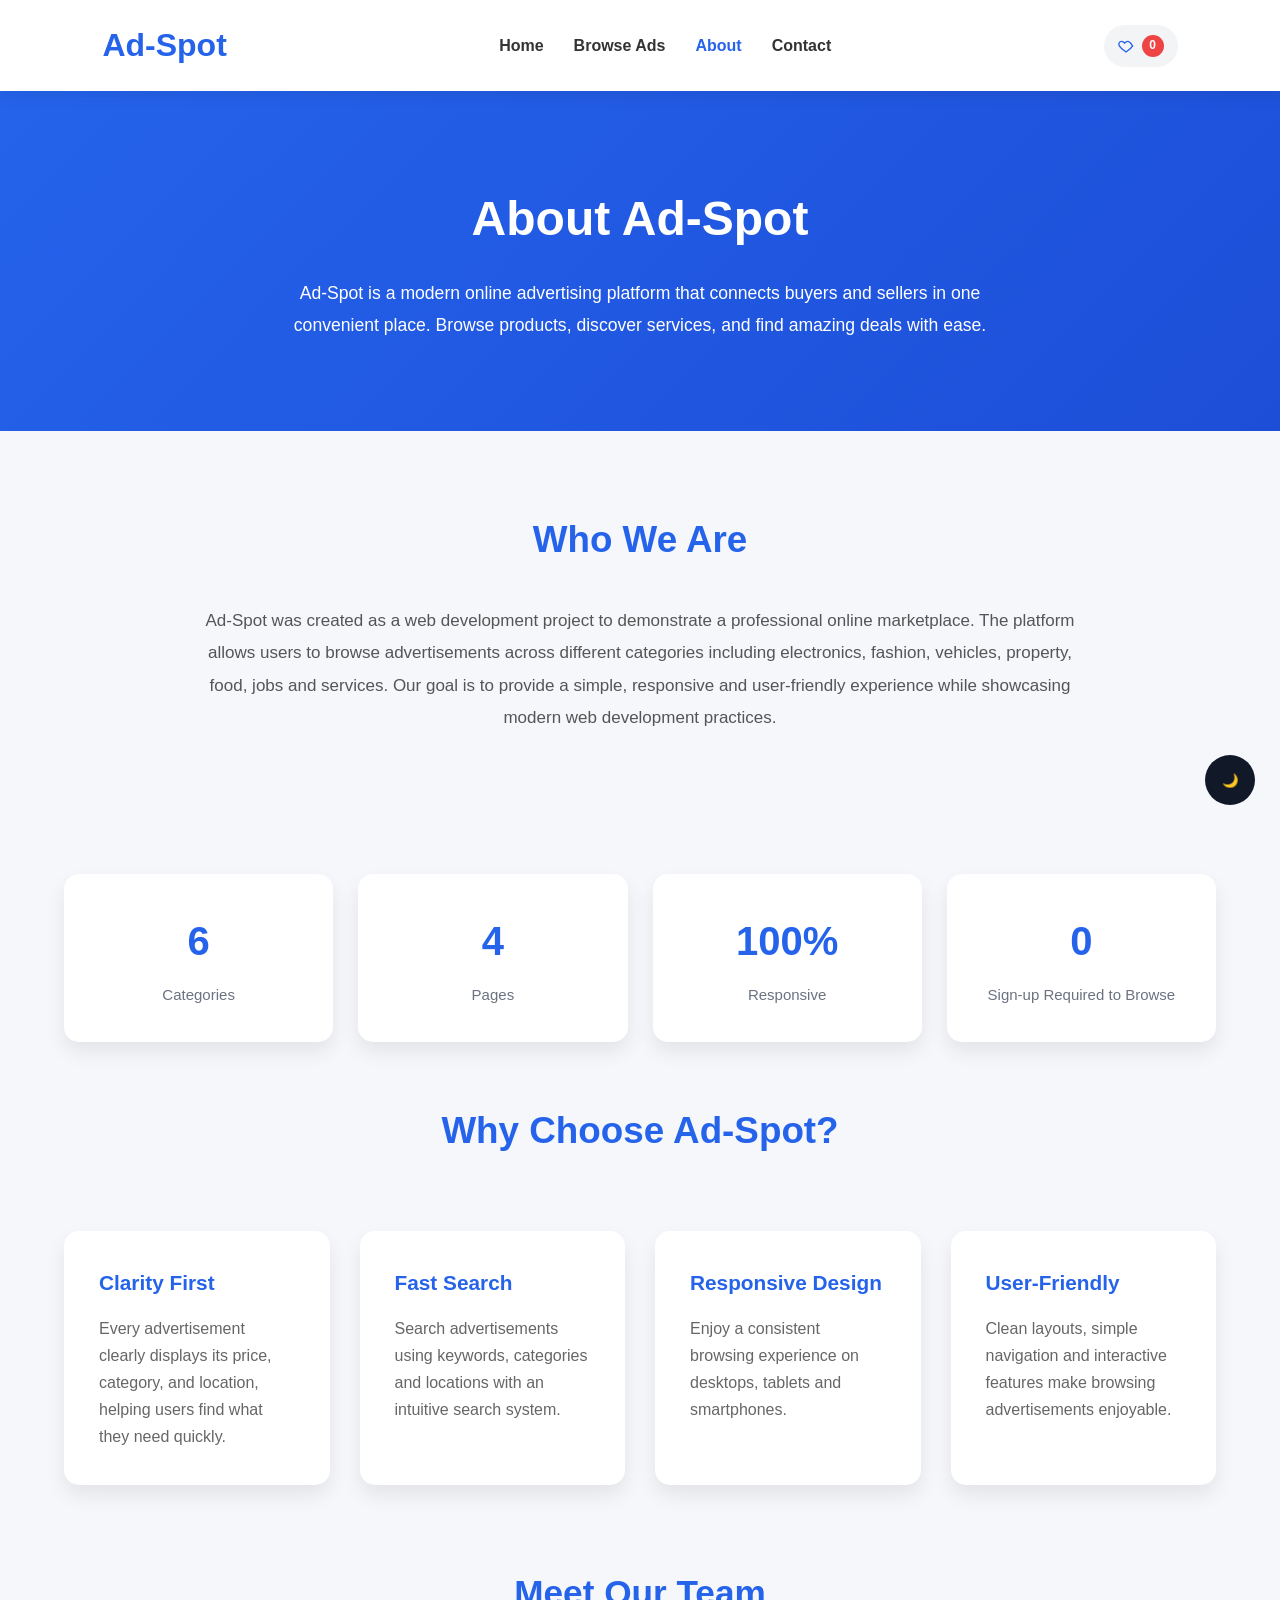
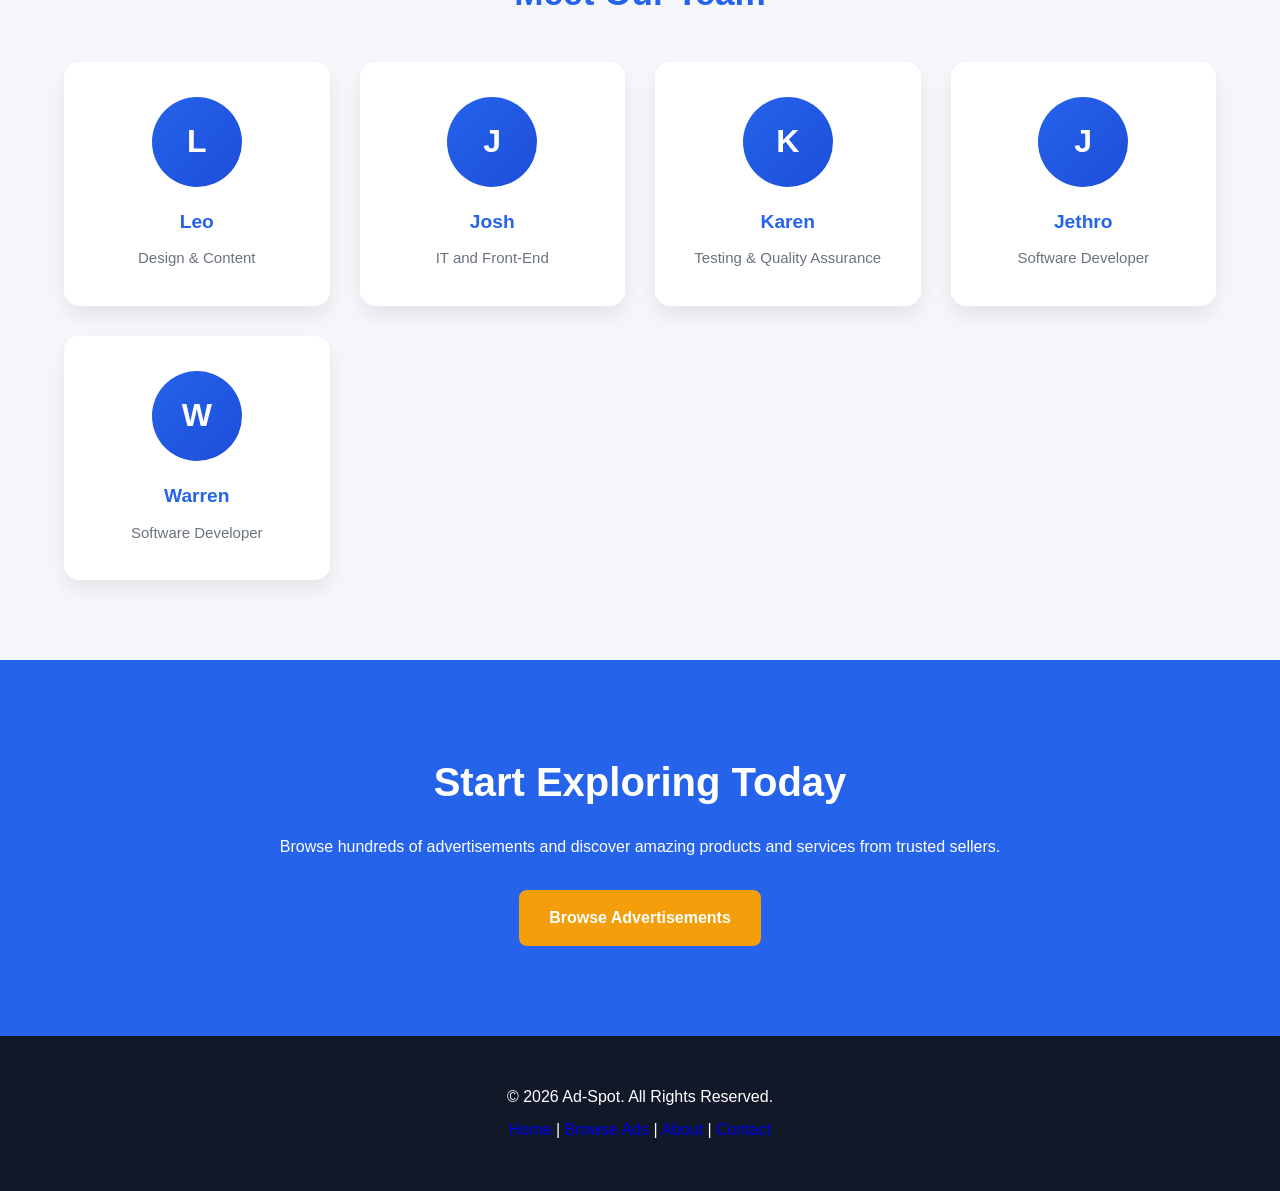
<file: about.html>
<!DOCTYPE html>
<html lang="en">
<head>
    <meta charset="UTF-8">
    <meta name="viewport" content="width=device-width, initial-scale=1.0">
    <meta name="description" content="Learn more about Ad-Spot">
    <title>Ad-Spot | About</title>

    <link rel="stylesheet" href="style.css">
</head>

<body>

    <header>

        <div class="logo">
            <h1>Ad-Spot</h1>
        </div>

        <nav>
            <ul>
                <li><a href="index.html">Home</a></li>
                <li><a href="advertisement.html">Browse Ads</a></li>
                <li><a href="about.html" class="active">About</a></li>
                <li><a href="contact.html">Contact</a></li>
            </ul>
        </nav>

        <div class="header-actions">

            <a class="nav-fav" href="advertisement.html#favorites" title="Your Favorites">

                <svg viewBox="0 0 24 24"
                     width="16"
                     height="16"
                     fill="none"
                     stroke="currentColor"
                     stroke-width="2">

                    <path d="M12 21s-7.5-4.6-10-9.1C.4 8.5 2 5 5.4 5c2 0 3.3 1 4.6 2.7C11.3 6 12.6 5 14.6 5 18 5 19.6 8.5 22 11.9 19.5 16.4 12 21 12 21z"/>
                </svg>

                <span id="nav-fav-count">0</span>

            </a>

            <button class="nav-toggle" aria-label="Toggle Menu">
                ☰
            </button>

        </div>

    </header>

    <section class="page-banner">
        <h2>About Ad-Spot</h2>
        <p>
            Ad-Spot is a modern online advertising platform that connects buyers
            and sellers in one convenient place. Browse products, discover
            services, and find amazing deals with ease.
        </p>

    </section>

    <section class="about-section">
        <div class="container">
            <h2 class="section-title">
                Who We Are
            </h2>
            <p>
                Ad-Spot was created as a web development project to demonstrate
                a professional online marketplace. The platform allows users to
                browse advertisements across different categories including
                electronics, fashion, vehicles, property, food, jobs and
                services.

                Our goal is to provide a simple, responsive and user-friendly
                experience while showcasing modern web development practices.
            </p>
        </div>
    </section>

    <section class="stat-row">
        <div class="stat">
            <div class="num">6</div>
            <div class="label">Categories</div>
        </div>

        <div class="stat">
            <div class="num">4</div>
            <div class="label">Pages</div>
        </div>
        <div class="stat">
            <div class="num">100%</div>
            <div class="label">Responsive</div>
        </div>
        <div class="stat">
            <div class="num">0</div>
            <div class="label">Sign-up Required to Browse</div>
        </div>
    </section>

    <section>
        <h2 class="section-title">
            Why Choose Ad-Spot?
        </h2>
        <div class="value-grid">
            <div class="value-card">
                <h3>Clarity First</h3>
                <p>
                    Every advertisement clearly displays its price, category,
                    and location, helping users find what they need quickly.
                </p>
            </div>

            <div class="value-card">
                <h3>Fast Search</h3>
                <p>
                    Search advertisements using keywords, categories and
                    locations with an intuitive search system.
                </p>
            </div>
            <div class="value-card">
                <h3>Responsive Design</h3>
                <p>
                    Enjoy a consistent browsing experience on desktops,
                    tablets and smartphones.
                </p>
            </div>
            <div class="value-card">
                <h3>User-Friendly</h3>
                <p>
                    Clean layouts, simple navigation and interactive
                    features make browsing advertisements enjoyable.
                </p>
            </div>
        </div>
    </section>

    <section class="team-section">
        <h2>Meet Our Team</h2>
        <div class="team-grid">
            <div class="team-card">
                <div class="team-avatar">L</div>
                <h4>Leo</h4>
                <span>Design & Content</span>
            </div>

            <div class="team-card">
                <div class="team-avatar">J</div>
                <h4>Josh</h4>
                <span>IT and Front-End</span>
            </div>

            <div class="team-card">
                <div class="team-avatar">K</div>
                <h4>Karen</h4>
                <span>Testing & Quality Assurance</span>
            </div>
            <div class="team-card">
                <div class="team-avatar">J</div>
                <h4>Jethro</h4>
                <span>Software Developer</span>
            </div>

            <div class="team-card">
                <div class="team-avatar">W</div>
                <h4>Warren</h4>
                <span>Software Developer</span>
            </div>
        </div>
    </section>

    <section class="cta">

        <h2>Start Exploring Today</h2>

        <p>
            Browse hundreds of advertisements and discover amazing products
            and services from trusted sellers.
        </p>

        <a href="advertisement.html" class="btn">
            Browse Advertisements
        </a>

    </section>

    <footer>

        <p>&copy; 2026 Ad-Spot. All Rights Reserved.</p>

        <p>
            <a href="index.html">Home</a> |
            <a href="advertisement.html">Browse Ads</a> |
            <a href="about.html">About</a> |
            <a href="contact.html">Contact</a>
        </p>

    </footer>

    <script src="script.js"></script>

</body>
</html>
</file>
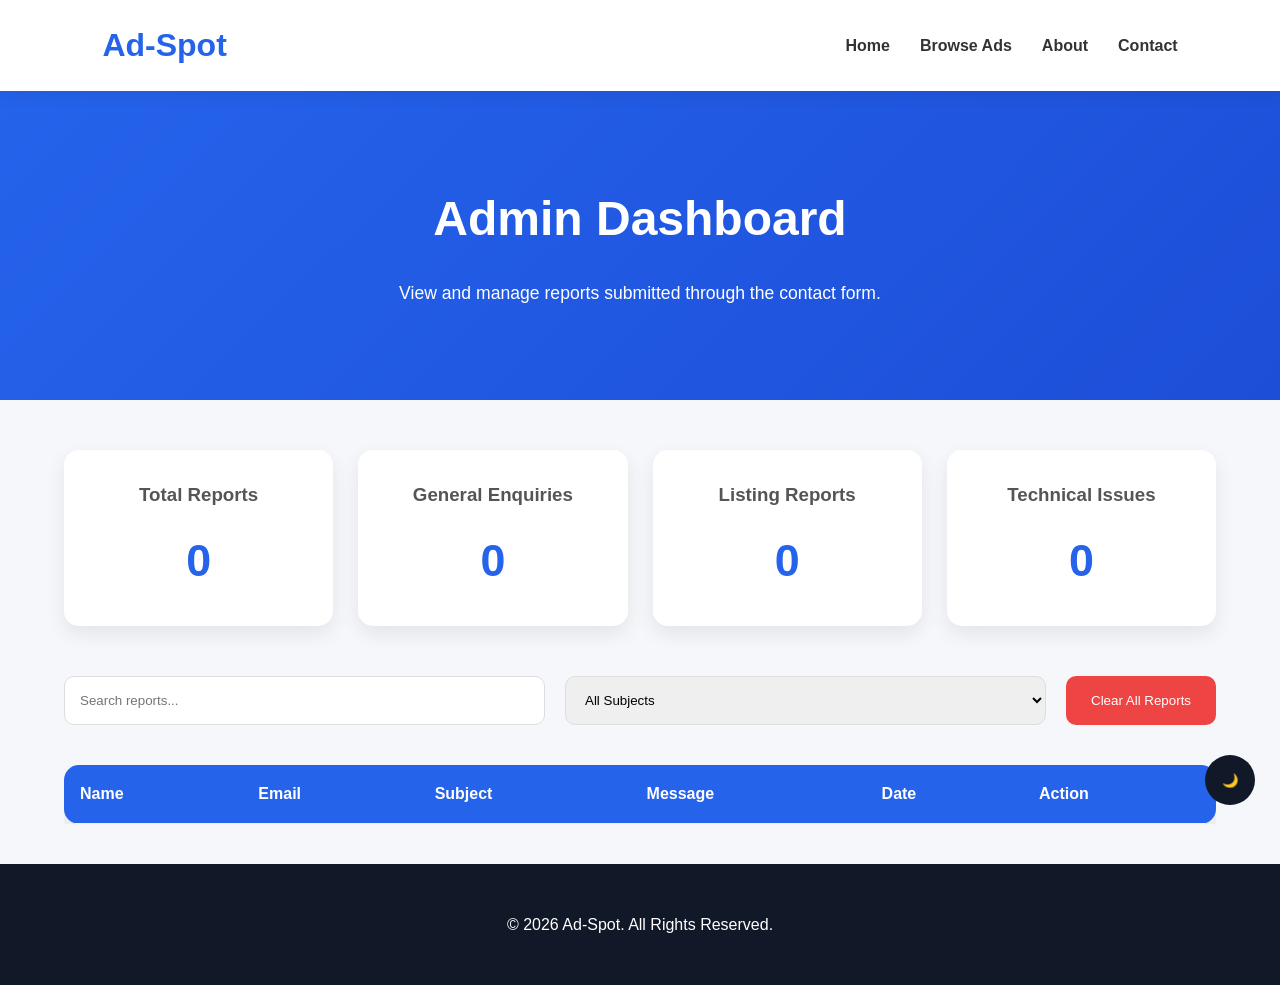
<file: admin.html>
<!DOCTYPE html>
<html lang="en">
<head>
    <meta charset="UTF-8">
    <meta name="viewport" content="width=device-width, initial-scale=1.0">
    <title>Ad-Spot | Admin Dashboard</title>

    <link rel="stylesheet" href="style.css">
</head>

<body>
<header>
    <div class="logo">
        <h1>Ad-Spot</h1>
    </div>

    <nav>
        <ul>
            <li><a href="index.html">Home</a></li>
            <li><a href="advertisement.html">Browse Ads</a></li>
            <li><a href="about.html">About</a></li>
            <li><a href="contact.html">Contact</a></li>
        </ul>

    </nav>

</header>

<section class="page-banner">
    <h2>Admin Dashboard</h2>
    <p>
        View and manage reports submitted through the contact form.
    </p>
</section>

<section class="dashboard">
    <div class="dashboard-card">
        <h3>Total Reports</h3>
        <h1 id="totalReports">0</h1>
    </div>

    <div class="dashboard-card">

        <h3>General Enquiries</h3>

        <h1 id="generalReports">0</h1>

    </div>

    <div class="dashboard-card">

        <h3>Listing Reports</h3>

        <h1 id="listingReports">0</h1>

    </div>

    <div class="dashboard-card">

        <h3>Technical Issues</h3>

        <h1 id="technicalReports">0</h1>

    </div>

</section>

<section class="admin-controls">

    <input
        type="text"
        id="searchInput"
        placeholder="Search reports...">

    <select id="filterSubject">

        <option value="All">All Subjects</option>

        <option>General Enquiry</option>

        <option>Report a Listing</option>

        <option>Technical Issue</option>

        <option>Partnership</option>

    </select>

    <button id="clearReports">
        Clear All Reports
    </button>

</section>

<section class="reports">

<table>

<thead>

<tr>

<th>Name</th>

<th>Email</th>

<th>Subject</th>

<th>Message</th>

<th>Date</th>

<th>Action</th>

</tr>
</thead>
<tbody id="reportTable"></tbody>

</table>
</section>
<footer>

<p>&copy; 2026 Ad-Spot. All Rights Reserved.</p>

</footer>

<script src="script.js"></script>

</body>
</html>
</file>
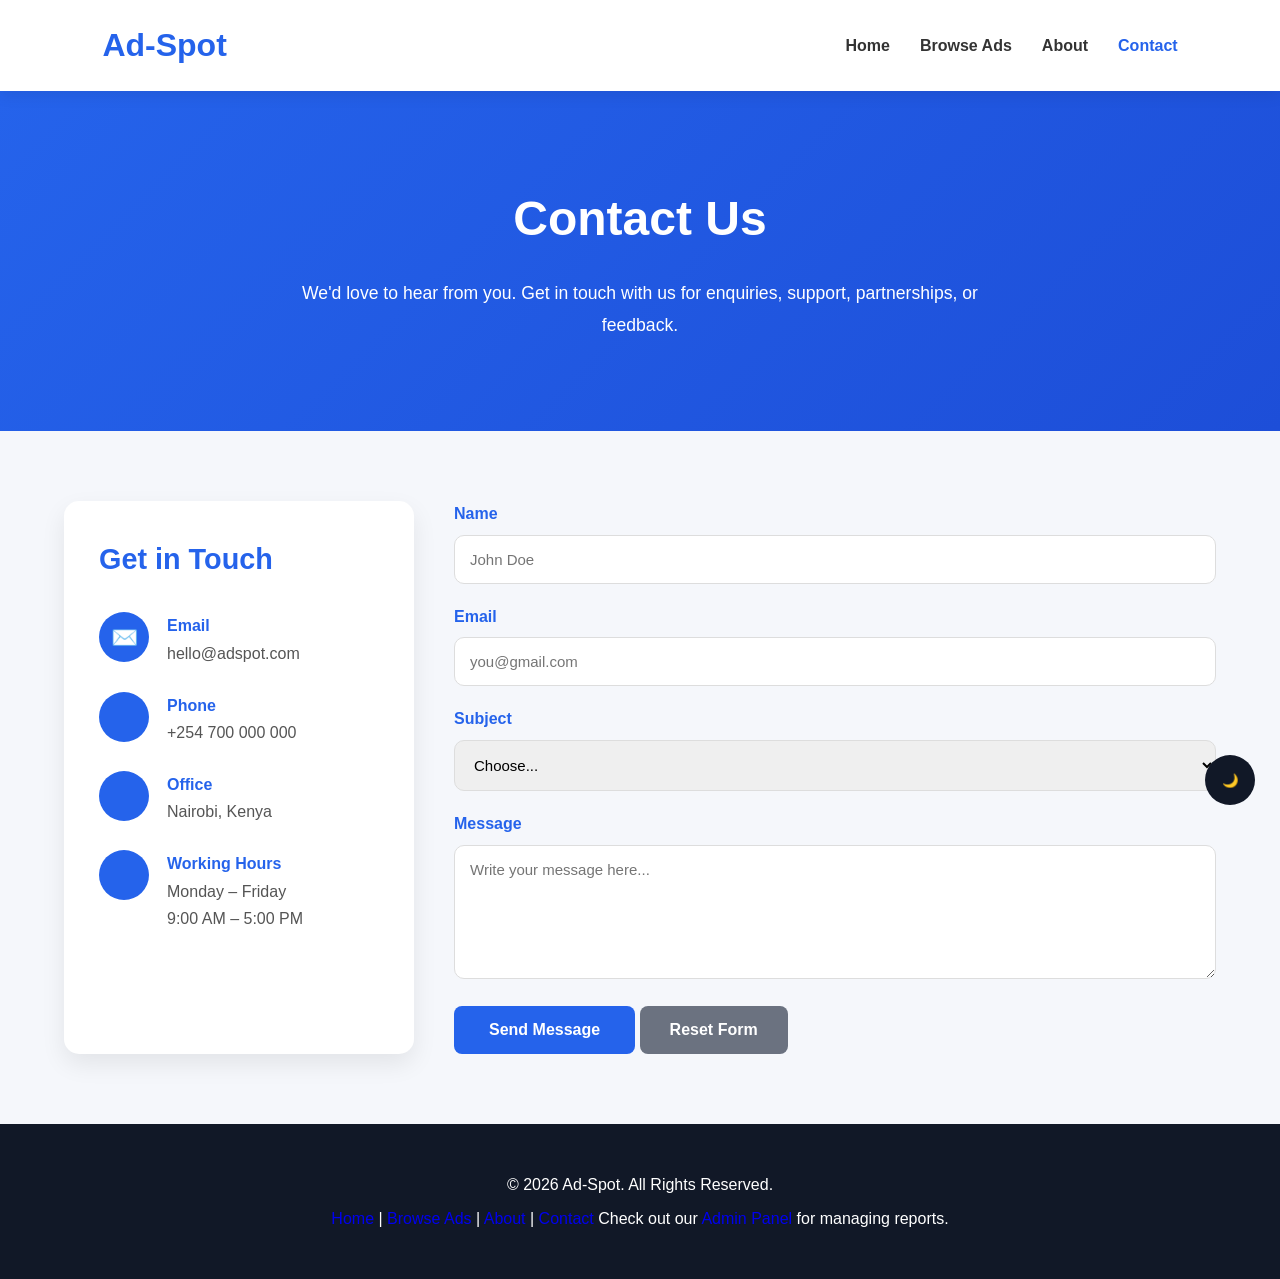
<file: contact.html>
<!DOCTYPE html>
<html lang="en">
<head>
    <meta charset="UTF-8">
    <meta name="viewport" content="width=device-width, initial-scale=1.0">
    <title>Ad-Spot | Contact</title>

    <link rel="stylesheet" href="style.css">
</head>

<body>

    <header>

        <div class="logo">
            <h1>Ad-Spot</h1>
        </div>

        <nav>
            <ul>
                <li><a href="index.html">Home</a></li>
                <li><a href="advertisement.html">Browse Ads</a></li>
                <li><a href="about.html">About</a></li>
                <li><a href="contact.html" class="active">Contact</a></li>
            </ul>
        </nav>

    </header>

    <section class="page-banner">

        <h2>Contact Us</h2>

        <p>
            We'd love to hear from you. Get in touch with us for enquiries,
            support, partnerships, or feedback.
        </p>

    </section>

    <section class="contact-container">

        <div class="contact-card">

            <h3>Get in Touch</h3>

            <div class="contact-row">
                <span class="ic">✉️</span>

                <div>
                    <strong>Email</strong><br>
                    hello@adspot.com
                </div>
            </div>

            <div class="contact-row">
                <span class="ic"></span>

                <div>
                    <strong>Phone</strong><br>
                    +254 700 000 000
                </div>
            </div>

            <div class="contact-row">
                <span class="ic"></span>

                <div>
                    <strong>Office</strong><br>
                    Nairobi, Kenya
                </div>
            </div>

            <div class="contact-row">
                <span class="ic"></span>

                <div>
                    <strong>Working Hours</strong><br>
                    Monday – Friday<br>
                    9:00 AM – 5:00 PM
                </div>
            </div>

        </div>
        <form id="contact-form">

    <div class="field">
        <label>Name</label>
        <input
            type="text"
            id="name"
            placeholder="John Doe"
            required>
    </div>

    <div class="field">
        <label>Email</label>
        <input
            type="email"
            id="email"
            placeholder="you@gmail.com"
            required>
    </div>

    <div class="field">

        <label>Subject</label>

        <select id="subject">

            <option value="">Choose...</option>

            <option>General Enquiry</option>

            <option>Report a Listing</option>

            <option>Technical Issue</option>

            <option>Partnership</option>

        </select>

    </div>


   
                    <p class="field-error">
                        Please choose a subject.
                    </p>
                </div>

                <div class="field">
                    <label for="message">Message</label>
                    <textarea
                        id="message"
                        name="message"
                        rows="6"
                        placeholder="Write your message here..."
                        required></textarea>

                    <p class="field-error">
                        Message should contain at least 10 characters.
                    </p>
                </div>
                 <button class="btn-primary">
        Send Message
        </button>
<button type="reset" class="btn btn-secondary" id="resetForm">
        Reset Form
    </button>

    <div id="form-status"></div>

    </form>

        </div>
    </section>

    <footer>

        <p>&copy; 2026 Ad-Spot. All Rights Reserved.</p>

        <p>
            <a href="index.html">Home</a> |
            <a href="advertisement.html">Browse Ads</a> |
            <a href="about.html">About</a> |
            <a href="contact.html">Contact</a>
            Check out our <a href="admin.html">Admin Panel</a> for managing reports.
        </p>

    </footer>

<div id="resetModal" class="modal">
    <div class="modal-content">
        <h2>Reset Form?</h2>
        <p>
            All the information you've entered will be permanently cleared.
        </p>
        <div class="modal-buttons">
            <button id="cancelReset" class="btn btn-secondary">
                Cancel
            </button>

            <button id="confirmReset" class="btn btn-danger">
                Reset Form
            </button>
        </div>
    </div>
</div>

    <script src="script.js"></script>

</body>
</html>
</file>
<file: style.css>
*{
    margin:0;
    padding:0;
    box-sizing:border-box;
    font-family:"Poppins",sans-serif;
}

html{
    scroll-behavior:smooth;
}

body{
    background:#f5f7fb;
    color:#333;
    line-height:1.7;
}

/*Header*/

header{

    background:#ffffff;
    display:flex;
    justify-content:space-between;
    align-items:center;

    padding:20px 8%;
    box-shadow:0 5px 15px rgba(0,0,0,.08);

    position:sticky;
    top:0;
    z-index:1000;
}

.logo h1{

    color:#2563eb;
    font-size:2rem;
}

nav ul{

    display:flex;
    list-style:none;
    gap:30px;
}

nav a{

    text-decoration:none;
    color:#333;
    font-weight:600;
    transition:.3s;
}

nav a:hover,
.active{

    color:#2563eb;
}

/*Hero Section*/

.hero{

    height:90vh;

    display:flex;
    justify-content:center;
    align-items:center;

    text-align:center;

    background:linear-gradient(rgba(37,99,235,.8),
    rgba(37,99,235,.8)),
    url("https://images.unsplash.com/photo-1522202176988-66273c2fd55f");

    background-size:cover;
    background-position:center;

    color:white;

    padding:0 10%;
}

.hero-text{

    max-width:800px;
}

.hero h2{

    font-size:3rem;
    margin-bottom:20px;
}

.hero p{

    font-size:1.1rem;
    margin-bottom:35px;
}

.btn{

    display:inline-block;

    background:#f59e0b;
    color:white;

    padding:15px 35px;

    border-radius:50px;

    text-decoration:none;

    transition:.3s;
}

.btn:hover{

    background:#d97706;
    transform:translateY(-5px);
}

/*Search box*/

.search{

    padding:70px 8%;
    text-align:center;
}

.search h2{

    margin-bottom:30px;
    color:#2563eb;
}

.search form{

    display:grid;
    grid-template-columns:repeat(auto-fit,minmax(220px,1fr));

    gap:20px;
}

.search input,
.search select{

    padding:15px;

    border:1px solid #ddd;

    border-radius:10px;

    font-size:16px;
}

.search button{

    background:#2563eb;

    color:white;

    border:none;

    border-radius:10px;

    cursor:pointer;

    transition:.3s;
}

.search button:hover{

    background:#1e40af;
}

/*Featured Ads*/

.featured-ads{

    padding:80px 8%;
}

.featured-ads h2{

    text-align:center;

    margin-bottom:40px;

    color:#2563eb;
}

.ads{

    display:grid;

    grid-template-columns:repeat(auto-fit,minmax(280px,1fr));

    gap:30px;
}

.card{

    background:white;

    border-radius:15px;

    overflow:hidden;

    box-shadow:0 8px 20px rgba(0,0,0,.08);

    transition:.3s;
}

.card:hover{

    transform:translateY(-10px);
}

.card img{

    width:100%;
    height:220px;
    object-fit:cover;
}

.card h3{

    padding:20px 20px 10px;
}

.card p{

    padding:0 20px 15px;
}

.card button{

    margin:20px;

    background:#2563eb;

    color:rgb(255, 255, 255);

    border:none;

    padding:12px 20px;

    border-radius:8px;

    cursor:pointer;
}

/*Features*/

.features{

    background:white;

    padding:80px 8%;
}

.features h2{

    text-align:center;

    margin-bottom:40px;

    color:#2563eb;
}

.feature-list{

    display:grid;

    grid-template-columns:repeat(auto-fit,minmax(220px,1fr));

    gap:25px;
}

.feature{

    background:#f7f9fc;

    padding:30px;

    border-radius:12px;

    transition:.3s;
}

.feature:hover{

    transform:translateY(-8px);
}

/*Call to Action*/

.cta{

    background:#2563eb;

    color:white;

    text-align:center;

    padding:90px 8%;
}

.cta h2{

    margin-bottom:20px;

    font-size:2.5rem;
}

.cta p{

    margin-bottom:30px;
}

/*Footer*/

footer{

    background:#111827;

    color:white;

    text-align:center;

    padding:30px;
}

/*Responsive*/

@media(max-width:768px){

header{

    flex-direction:column;

    gap:20px;
}

nav ul{

    flex-direction:column;

    text-align:center;
}

.hero h2{

    font-size:2.2rem;
}

.hero{

    height:auto;
    padding:100px 8%;
}

}

/*Advertisement Page*/

*{
    margin:0;
    padding:0;
    box-sizing:border-box;
    font-family:'Poppins',sans-serif;
}

body{
    background:#f5f7fb;
    color:#333;
    line-height:1.6;
}

img{
    max-width:100%;
    display:block;
}

a{
    text-decoration:none;
}

button{
    cursor:pointer;
    font-family:inherit;
}

/*HEADER*/

header{

    background:#fff;

    display:flex;

    justify-content:space-between;

    align-items:center;

    padding:20px 8%;

    box-shadow:0 4px 15px rgba(0,0,0,.08);

    position:sticky;

    top:0;

    z-index:1000;

}

.logo h1{

    color:#2563EB;

    font-size:2rem;

}

nav ul{

    display:flex;

    gap:30px;

    list-style:none;

}

nav ul li a{

    color:#333;

    font-weight:600;

    transition:.3s;

}

nav ul li a:hover,
nav ul li a.active{

    color:#2563EB;

}

/*PAGE BANNER*/

.page-banner{

    background:linear-gradient(135deg,#2563EB,#1D4ED8);

    color:white;

    text-align:center;

    padding:80px 20px;

}

.page-banner h2{

    font-size:3rem;

    margin-bottom:15px;

}

.page-banner p{

    max-width:700px;

    margin:auto;

    font-size:1.1rem;

}

/*SEARCH*/

.search-section{

    width:90%;

    max-width:1200px;

    margin:40px auto;

}

.search-section form{

    display:grid;

    grid-template-columns:2fr 1fr 1fr auto;

    gap:15px;

}

.search-section input,
.search-section select{

    padding:15px;

    border:1px solid #ddd;

    border-radius:10px;

    outline:none;

    font-size:15px;

}

.search-section input:focus,
.search-section select:focus{

    border-color:#2563EB;

}

.search-section button{

    background:#2563EB;

    color:white;

    border:none;

    border-radius:10px;

    padding:15px 25px;

    transition:.3s;

}

.search-section button:hover{

    background:#1D4ED8;

}

/*ADS GRID*/

.ads-container{

    width:90%;

    max-width:1300px;

    margin:50px auto;

    display:grid;

    grid-template-columns:repeat(auto-fit,minmax(320px,1fr));

    gap:30px;

}

/*CARD*/

.card{

    background:white;

    border-radius:15px;

    overflow:hidden;

    position:relative;

    box-shadow:0 10px 25px rgba(0,0,0,.08);

    transition:.3s;

}

.card:hover{

    transform:translateY(-10px);

    box-shadow:0 15px 30px rgba(0,0,0,.12);

}

.card img{

    width:100%;

    height:230px;

    object-fit:cover;

}

/*BADGES*/

.badge{

    position:absolute;

    top:15px;

    left:15px;

    color:white;

    padding:6px 14px;

    border-radius:30px;

    font-size:13px;

    font-weight:600;

}

.featured{

    background:#2563EB;

}

.sale{

    background:#10B981;

}

.hot{

    background:#EF4444;

}

/*CARD CONTENT*/

.card-content{

    padding:20px;

}

.card-content h3{

    color:#2563EB;

    margin-bottom:10px;

}

.card-content p{

    margin-bottom:10px;

    color:#555;

}

.price{

    font-size:1.3rem;

    font-weight:bold;

    color:#F59E0B !important;

}

.location{

    color:#777;

    font-size:.95rem;

}

/*BUTTONS*/

.buttons{

    display:flex;

    gap:10px;

    margin-top:20px;

}

.primary{

    flex:1;

    background:#2563EB;

    color:white;

    border:none;

    padding:12px;

    border-radius:8px;

    transition:.3s;

}

.primary:hover{

    background:#1D4ED8;

}

.secondary{

    flex:1;

    background:#F59E0B;

    color:white;

    border:none;

    padding:12px;

    border-radius:8px;

    transition:.3s;

}

.secondary:hover{

    background:#D97706;

}

/*PAGINATION*/

.pagination{

    display:flex;

    justify-content:center;

    align-items:center;

    gap:20px;

    margin:60px 0;

}

.pagination button{

    background:#2563EB;

    color:white;

    border:none;

    padding:12px 20px;

    border-radius:8px;

    transition:.3s;

}

.pagination button:hover{

    background:#1D4ED8;

}

/*FOOTER*/

footer{

    background:#111827;

    color:white;

    text-align:center;

    padding:40px 20px;

}

footer p{

    margin:8px 0;

}

/*RESPONSIVE*/

@media(max-width:992px){

.search-section form{

    grid-template-columns:1fr;

}

}

@media(max-width:768px){

header{

    flex-direction:column;

    gap:20px;

}

nav ul{

    flex-direction:column;

    align-items:center;

    gap:15px;

}

.page-banner h2{

    font-size:2.2rem;

}

.buttons{

    flex-direction:column;

}

}

@media(max-width:500px){

.page-banner{

    padding:60px 15px;

}

.page-banner h2{

    font-size:1.8rem;

}

.card img{

    height:200px;

}

}

/*About PAGE*/

/*HEADER ACTIONS*/

.header-actions{
    display:flex;
    align-items:center;
    gap:15px;
}

.nav-fav{
    display:flex;
    align-items:center;
    gap:8px;

    padding:10px 14px;

    border-radius:50px;

    background:#f3f4f6;

    color:#2563EB;

    text-decoration:none;

    transition:.3s;
}

.nav-fav:hover{

    background:#2563EB;

    color:white;
}

#nav-fav-count{

    width:22px;

    height:22px;

    border-radius:50%;

    display:flex;

    justify-content:center;

    align-items:center;

    background:#EF4444;

    color:white;

    font-size:12px;

    font-weight:600;
}

.nav-toggle{

    display:none;

    border:none;

    background:#2563EB;

    color:white;

    padding:10px 15px;

    border-radius:8px;

    font-size:20px;

    cursor:pointer;

    transition:.3s;
}

.nav-toggle:hover{

    background:#1E40AF;
}

/*PAGE BANNER*/

.page-banner{
    background:linear-gradient(135deg,#2563EB,#1D4ED8);
    color:white;
    text-align:center;
    padding:90px 20px;
}

.page-banner h2{
    font-size:3rem;
    margin-bottom:20px;
}

.page-banner p{
    max-width:750px;
    margin:auto;
    line-height:1.8;
}

/*ABOUT SECTION*/

.about-section{
    padding:80px 0;
}

.container{
    width:90%;
    max-width:1100px;
    margin:auto;
}

.section-title{
    text-align:center;
    color:#2563EB;
    font-size:2.3rem;
    margin-bottom:35px;
}

.about-section p{
    text-align:center;
    max-width:900px;
    margin:auto;
    color:#555;
    line-height:1.9;
    font-size:17px;
}

/*BUTTON*/

.btn{
    display:inline-block;
    background:#F59E0B;
    color:white;
    padding:15px 35px;
    border-radius:50px;
    font-weight:600;
    transition:.3s;
}

.btn:hover{
    background:#D97706;
    transform:translateY(-4px);
}

/*STATISTICS SECTION*/

.stat-row{

    width:90%;

    max-width:1200px;

    margin:60px auto;

    display:grid;

    grid-template-columns:repeat(auto-fit,minmax(220px,1fr));

    gap:25px;
}

.stat{

    background:white;

    text-align:center;

    padding:35px 20px;

    border-radius:15px;

    box-shadow:0 10px 20px rgba(0,0,0,.08);

    transition:.3s;
}

.stat:hover{

    transform:translateY(-8px);
}

.num{

    font-size:2.5rem;

    font-weight:700;

    color:#2563EB;

    margin-bottom:10px;
}

.label{

    color:#6B7280;

    font-size:15px;
}

/*VALUE SECTION*/

.value-grid{

    width:90%;

    max-width:1200px;

    margin:70px auto;

    display:grid;

    grid-template-columns:repeat(auto-fit,minmax(260px,1fr));

    gap:30px;
}

.value-card{

    background:white;

    padding:35px;

    border-radius:15px;

    box-shadow:0 10px 20px rgba(0,0,0,.08);

    transition:.3s;
}

.value-card:hover{

    transform:translateY(-10px);

    border-top:5px solid #2563EB;
}

.value-card h3{

    color:#2563EB;

    margin-bottom:15px;

    font-size:1.3rem;
}

.value-card p{

    color:#666;

    line-height:1.7;
}

/*TEAM SECTION*/

.team-section{

    width:90%;

    max-width:1200px;

    margin:80px auto;

    text-align:center;
}

.team-section h2{

    color:#2563EB;

    margin-bottom:40px;

    font-size:2.2rem;
}

.team-grid{

    display:grid;

    grid-template-columns:repeat(auto-fit,minmax(220px,1fr));

    gap:30px;
}

.team-card{

    background:white;

    padding:35px;

    border-radius:15px;

    box-shadow:0 10px 20px rgba(0,0,0,.08);

    transition:.3s;
}

.team-card:hover{

    transform:translateY(-10px);
}

.team-avatar{

    width:90px;

    height:90px;

    margin:auto;

    margin-bottom:20px;

    border-radius:50%;

    background:linear-gradient(135deg,#2563EB,#1D4ED8);

    color:white;

    display:flex;

    justify-content:center;

    align-items:center;

    font-size:2rem;

    font-weight:bold;
}

.team-card h4{

    color:#2563EB;

    margin-bottom:8px;

    font-size:1.2rem;
}

.team-card span{

    color:#6B7280;

    font-size:15px;
}

/*RESPONSIVE*/

@media(max-width:768px){

.header-actions{

    gap:10px;
}

.nav-toggle{

    display:block;
}

nav ul{

    display:none;
}

.stat-row{

    grid-template-columns:1fr;
}

.value-grid{

    grid-template-columns:1fr;
}

.team-grid{

    grid-template-columns:1fr;
}

}

/*CONTACT SECTION*/

.contact-container{

    width:90%;

    max-width:1200px;

    margin:70px auto;

    display:grid;

    grid-template-columns:350px 1fr;

    gap:40px;

}

/*CONTACT CARD*/

.contact-card{

    background:#ffffff;

    padding:35px;

    border-radius:15px;

    box-shadow:0 10px 25px rgba(0,0,0,.08);

}

.contact-card h3{

    color:#2563EB;

    margin-bottom:30px;

    font-size:1.8rem;

}

.contact-row{

    display:flex;

    gap:18px;

    align-items:flex-start;

    margin-bottom:25px;

}

.ic{

    width:50px;

    height:50px;

    border-radius:50%;

    background:#2563EB;

    color:white;

    display:flex;

    justify-content:center;

    align-items:center;

    font-size:22px;

    flex-shrink:0;

}

.contact-row strong{

    color:#2563EB;

}

.contact-row div{

    color:#555;

    line-height:1.7;

}

/*FORM*/

.contact-form{

    background:white;

    padding:35px;

    border-radius:15px;

    box-shadow:0 10px 25px rgba(0,0,0,.08);

}

.field{

    margin-bottom:20px;

}

.field label{

    display:block;

    margin-bottom:8px;

    font-weight:600;

    color:#2563EB;

}

.field input,
.field select,
.field textarea{

    width:100%;

    padding:15px;

    border:1px solid #ddd;

    border-radius:10px;

    outline:none;

    font-size:15px;

    transition:.3s;

}

.field input:focus,
.field select:focus,
.field textarea:focus{

    border-color:#2563EB;

    box-shadow:0 0 8px rgba(37,99,235,.2);

}

.field textarea{

    resize:vertical;

}

/*BUTTON*/

.btn-primary{

    background:#2563EB;

    color:white;

    border:none;

    padding:15px 35px;

    border-radius:8px;

    font-size:16px;

    font-weight:600;

    transition:.3s;

}

.btn-primary:hover{

    background:#1D4ED8;

}

.button-group{

    display:flex;

    gap:15px;

    margin-top:20px;

}

.btn{

    padding:15px 30px;

    border:none;

    border-radius:8px;

    cursor:pointer;

    font-size:16px;

    font-weight:600;

    transition:.3s;

}

.btn-primary{

    background:#2563EB;

    color:white;

}

.btn-primary:hover{

    background:#1D4ED8;

}

.btn-secondary{

    background:#6B7280;

    color:white;

}

.btn-secondary:hover{

    background:#4B5563;

}

@media(max-width:600px){

.button-group{

    flex-direction:column;

}

.btn{

    width:100%;

}

}

/*ERRORS*/

.field-error{

    color:#EF4444;

    font-size:13px;

    margin-top:6px;

    display:none;

}

.form-status{

    margin-top:20px;

    padding:15px;

    border-radius:8px;

    background:#ECFDF5;

    color:#166534;

    display:none;

}

/*HOVER EFFECT*/

.contact-card:hover,
.contact-form:hover{

    transform:translateY(-5px);

    transition:.3s;

}

/*RESET MODAL*/

.modal{

    position:fixed;

    top:0;

    left:0;

    width:100%;

    height:100%;

    background:rgba(0,0,0,.6);

    display:none;

    justify-content:center;

    align-items:center;

    z-index:9999;

}

.modal.show{

    display:flex;

}

.modal-content{

    width:90%;

    max-width:420px;

    background:#fff;

    border-radius:15px;

    padding:35px;

    text-align:center;

    animation:popup .3s ease;

}

.modal-content h2{

    color:#2563EB;

    margin-bottom:15px;

}

.modal-content p{

    color:#555;

    margin-bottom:30px;

    line-height:1.6;

}

.modal-buttons{

    display:flex;

    justify-content:center;

    gap:15px;

}

.btn-danger{

    background:#EF4444;

    color:white;

}

.btn-danger:hover{

    background:#DC2626;

}

@keyframes popup{

    from{

        transform:scale(.8);

        opacity:0;

    }

    to{

        transform:scale(1);

        opacity:1;

    }

}

body.dark .modal-content{

    background:#1F2937;

    color:white;

}

body.dark .modal-content p{

    color:#ddd;

}

/*RESPONSIVE*/

@media(max-width:900px){

.contact-container{

    grid-template-columns:1fr;

}

}

@media(max-width:600px){

.contact-card,
.contact-form{

    padding:25px;

}

.btn-primary{

    width:100%;

}

}

/*ADMIN PANEL*/

.dashboard{
    width:90%;
    max-width:1200px;
    margin:50px auto;

    display:grid;
    grid-template-columns:repeat(auto-fit,minmax(220px,1fr));
    gap:25px;
}

.dashboard-card{
    background:#fff;
    padding:30px;
    border-radius:15px;
    text-align:center;
    box-shadow:0 8px 20px rgba(0,0,0,.08);
    transition:.3s;
}

.dashboard-card:hover{
    transform:translateY(-8px);
}

.dashboard-card h3{
    color:#555;
    margin-bottom:15px;
}

.dashboard-card h1{
    color:#2563EB;
    font-size:2.8rem;
}

/*ADMIN CONTROLS*/

.admin-controls{
    width:90%;
    max-width:1200px;
    margin:30px auto;

    display:flex;
    gap:20px;
    flex-wrap:wrap;
}

.admin-controls input,
.admin-controls select{

    flex:1;
    min-width:220px;

    padding:15px;

    border:1px solid #ddd;
    border-radius:10px;
    outline:none;
}

.admin-controls input:focus,
.admin-controls select:focus{

    border-color:#2563EB;
}

.admin-controls button{

    background:#EF4444;
    color:white;

    border:none;

    padding:15px 25px;

    border-radius:10px;

    cursor:pointer;

    transition:.3s;
}

.admin-controls button:hover{

    background:#DC2626;
}

/*REPORT TABLE*/

.reports{

    width:90%;
    max-width:1200px;

    margin:40px auto;

    overflow-x:auto;
}

table{

    width:100%;

    border-collapse:collapse;

    background:white;

    border-radius:15px;

    overflow:hidden;

    box-shadow:0 10px 20px rgba(0,0,0,.08);
}

thead{

    background:#2563EB;
    color:white;
}

th,
td{

    padding:16px;

    text-align:left;

    border-bottom:1px solid #eee;
}

tbody tr:hover{

    background:#F9FAFB;
}

tbody button{

    background:#EF4444;

    color:white;

    border:none;

    padding:8px 14px;

    border-radius:6px;

    cursor:pointer;

    transition:.3s;
}

tbody button:hover{

    background:#DC2626;
}

/*EMPTY STATE*/

.empty{

    text-align:center;

    padding:40px;

    color:#888;

    font-style:italic;
}

/*RESPONSIVE*/

@media(max-width:768px){

.admin-controls{

    flex-direction:column;
}

.dashboard{

    grid-template-columns:1fr;
}

th,
td{

    font-size:14px;

    padding:12px;
}

.dashboard-card h1{

    font-size:2.2rem;
}

}

/*GLOBAL BUTTONS*/

.back-to-top{

    position:fixed;

    bottom:30px;

    right:25px;

    width:50px;

    height:50px;

    border:none;

    border-radius:50%;

    background:#2563EB;

    color:white;

    cursor:pointer;

    font-size:22px;

    display:none;

    z-index:999;

}

.back-to-top.show{

    display:block;

}

.dark-mode-btn{

    position:fixed;

    bottom:95px;

    right:25px;

    width:50px;

    height:50px;

    border:none;

    border-radius:50%;

    background:#111827;

    color:white;

    cursor:pointer;

    z-index:999;

}

.appear{

    animation:fadeUp .7s ease forwards;

}

@keyframes fadeUp{

    from{

        opacity:0;

        transform:translateY(40px);

    }

    to{

        opacity:1;

        transform:translateY(0);

    }

}

/*DARK MODE*/

body.dark{

    background:#111827;

    color:white;

}

body.dark header,

body.dark footer,

body.dark .card,

body.dark .contact-card,

body.dark .dashboard-card,

body.dark .value-card,

body.dark .team-card,

body.dark .contact-form{

    background:#1F2937;

    color:white;

}
</file>
